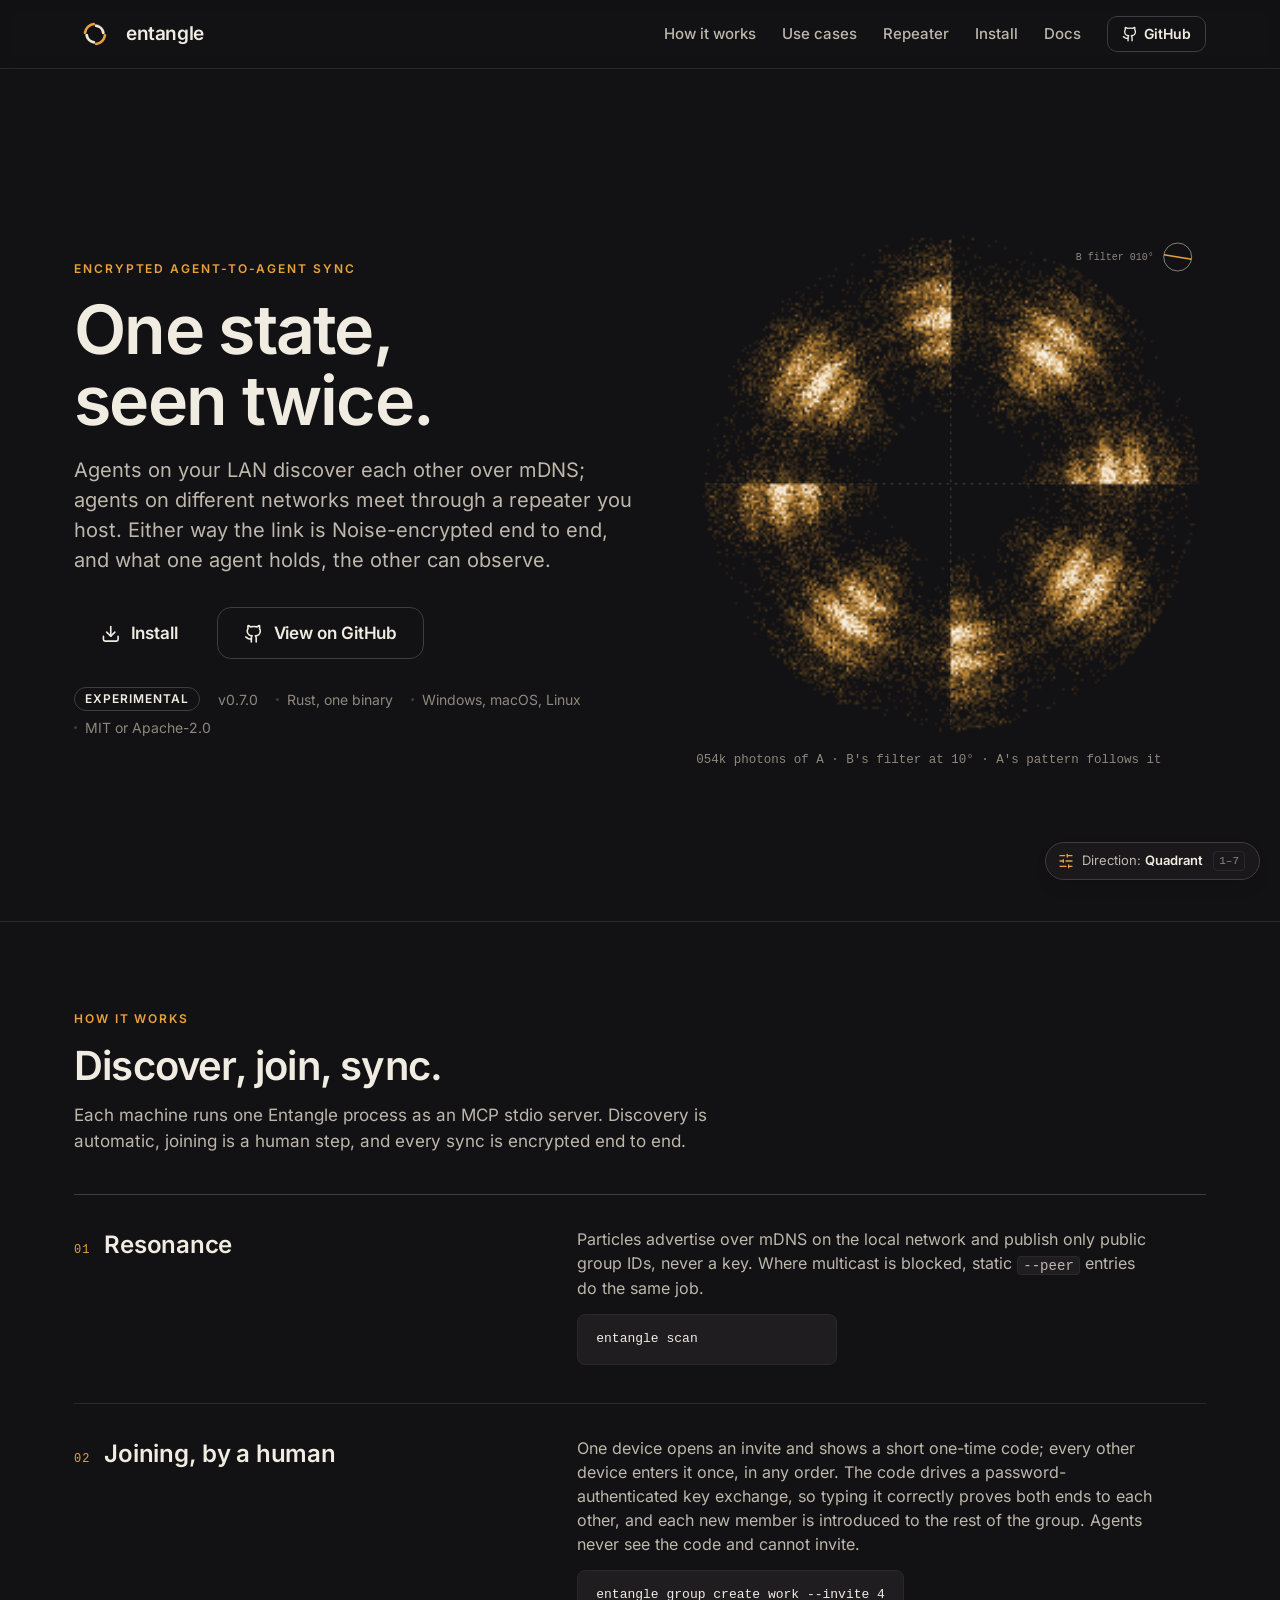
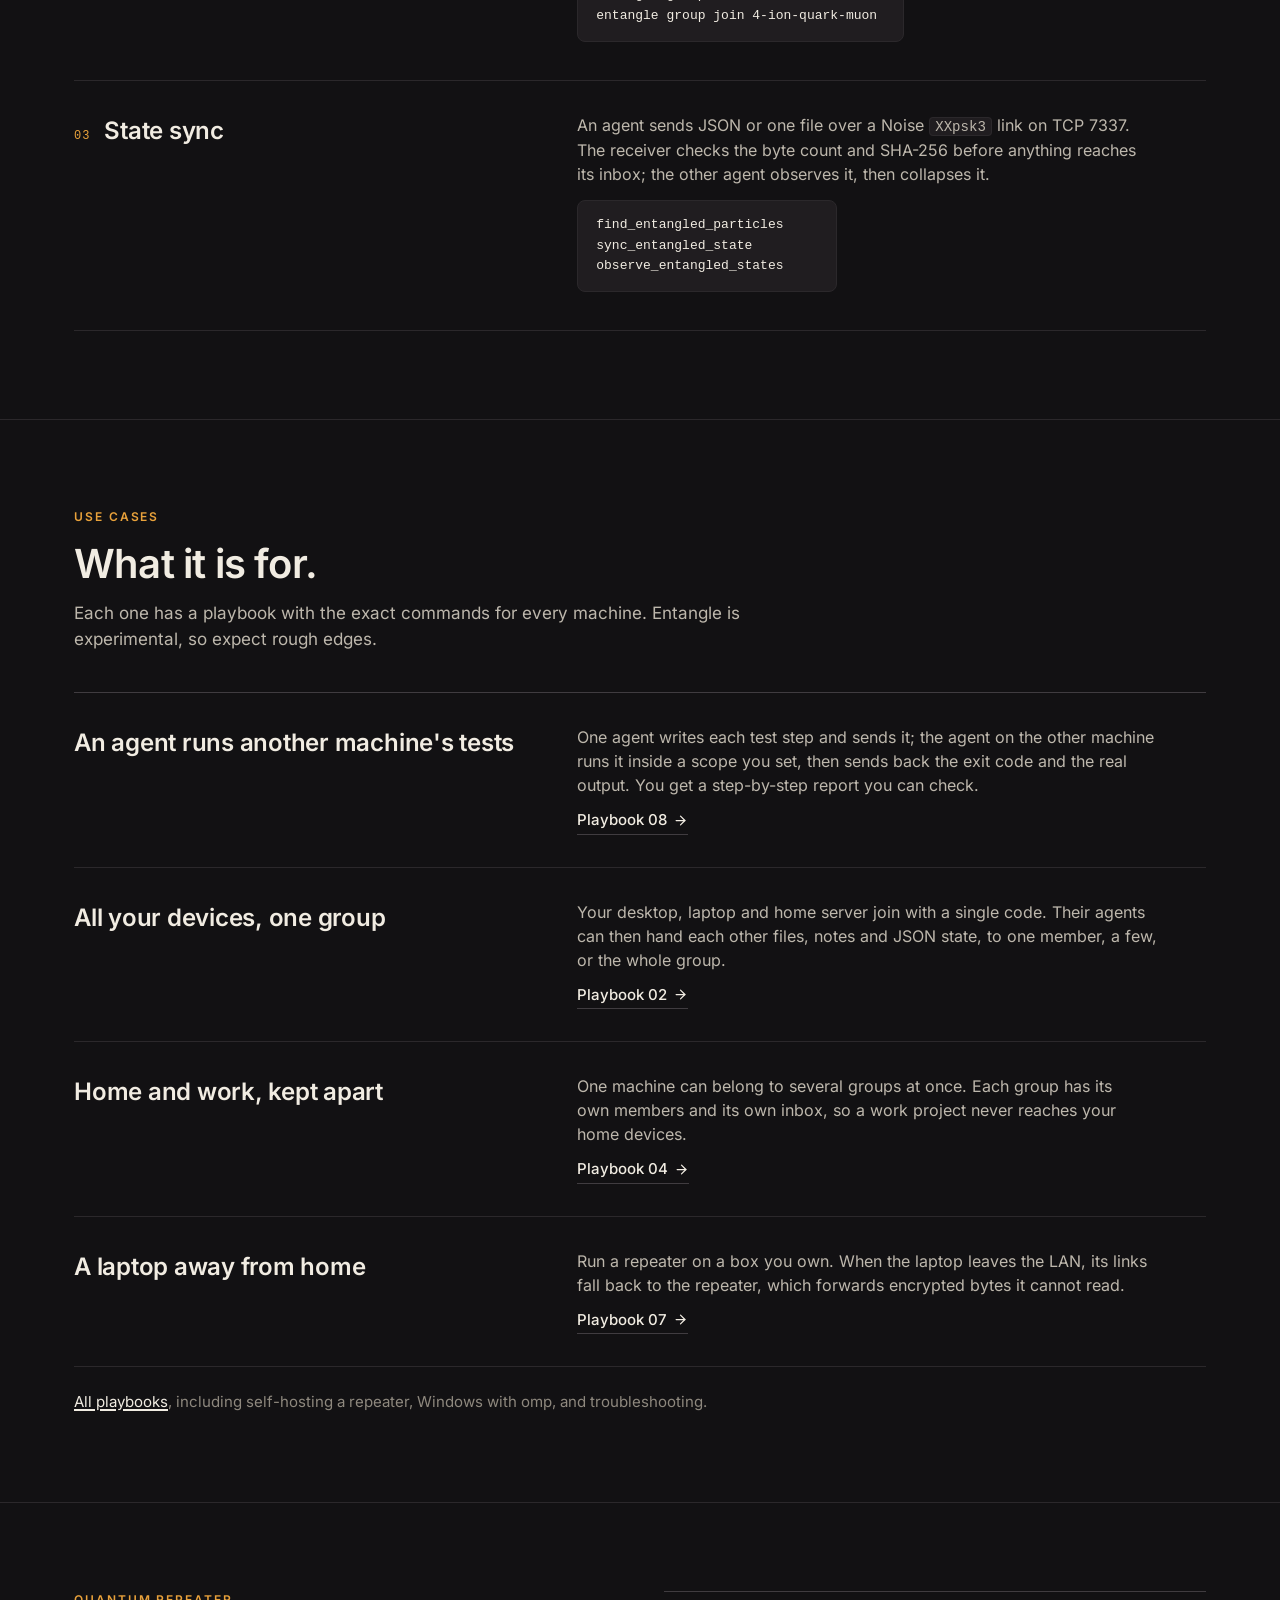
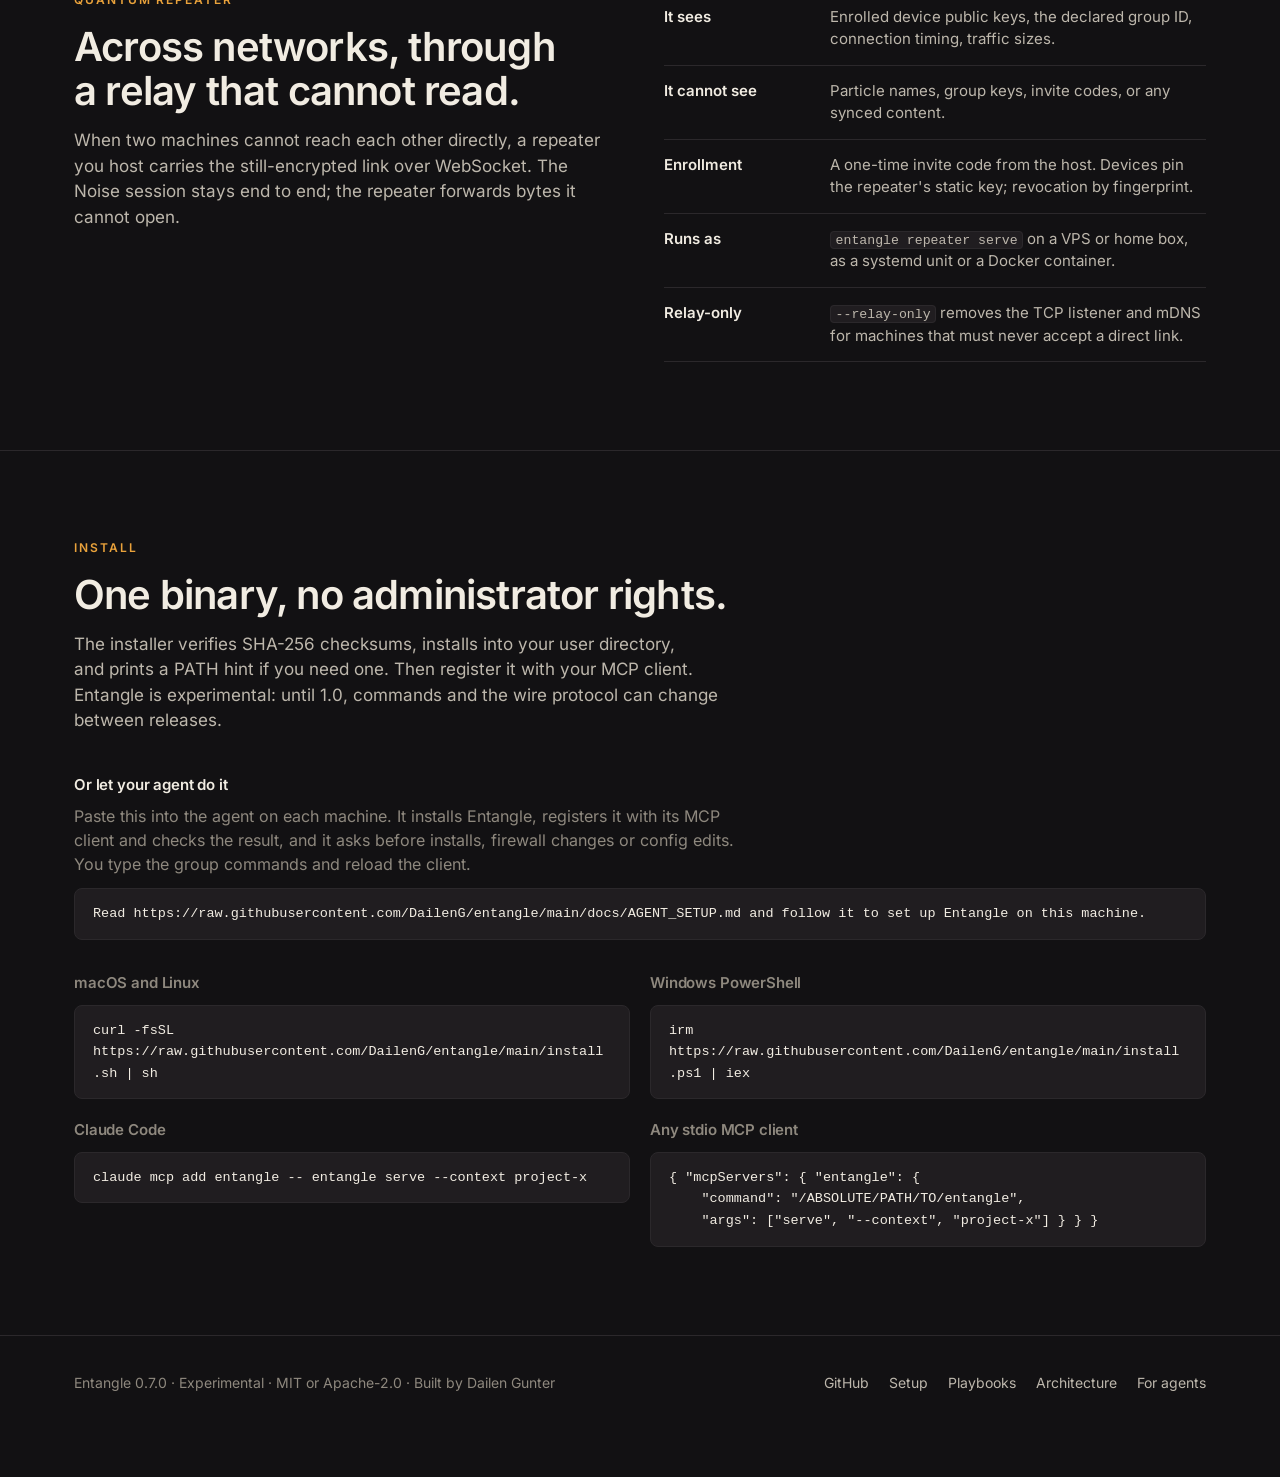
<file: index.html>
<!doctype html>
<html lang="en" data-direction="quadrant">
<head>
<meta charset="utf-8">
<meta name="viewport" content="width=device-width, initial-scale=1">
<title>Entangle: encrypted state sync between AI agents</title>
<meta name="description" content="Entangle is an open-source Rust MCP server. AI agents on your network find each other over mDNS, devices join a group with one short code, and files and JSON move over end-to-end Noise-encrypted links, directly or through a self-hosted Quantum Repeater.">
<meta name="color-scheme" content="light dark">
<link rel="preload" href="assets/fonts/inter-latin.woff2" as="font" type="font/woff2" crossorigin>
<link rel="stylesheet" href="styles.css">
</head>
<body>
<!-- Lucide icons (lucide-static 0.469.0, ISC; assets/icons/Lucide-LICENSE.txt), inlined so the page makes no request for them. -->
<svg class="sprite" aria-hidden="true" focusable="false">
  <symbol id="i-github" viewBox="0 0 24 24"><path d="M15 22v-4a4.8 4.8 0 0 0-1-3.5c3 0 6-2 6-5.5.08-1.25-.27-2.48-1-3.5.28-1.15.28-2.35 0-3.5 0 0-1 0-3 1.5-2.64-.5-5.36-.5-8 0C6 2 5 2 5 2c-.3 1.15-.3 2.35 0 3.5A5.403 5.403 0 0 0 4 9c0 3.5 3 5.5 6 5.5-.39.49-.68 1.05-.85 1.65-.17.6-.22 1.23-.15 1.85v4"/><path d="M9 18c-4.51 2-5-2-7-2"/></symbol>
  <symbol id="i-arrow-right" viewBox="0 0 24 24"><path d="M5 12h14"/><path d="m12 5 7 7-7 7"/></symbol>
  <symbol id="i-download" viewBox="0 0 24 24"><path d="M21 15v4a2 2 0 0 1-2 2H5a2 2 0 0 1-2-2v-4"/><polyline points="7 10 12 15 17 10"/><line x1="12" x2="12" y1="15" y2="3"/></symbol>
  <symbol id="i-sliders" viewBox="0 0 24 24"><line x1="21" x2="14" y1="4" y2="4"/><line x1="10" x2="3" y1="4" y2="4"/><line x1="21" x2="12" y1="12" y2="12"/><line x1="8" x2="3" y1="12" y2="12"/><line x1="21" x2="16" y1="20" y2="20"/><line x1="12" x2="3" y1="20" y2="20"/><line x1="14" x2="14" y1="2" y2="6"/><line x1="8" x2="8" y1="10" y2="14"/><line x1="16" x2="16" y1="18" y2="22"/></symbol>
  <symbol id="i-x" viewBox="0 0 24 24"><path d="M18 6 6 18"/><path d="m6 6 12 12"/></symbol>
</svg>

<a class="skip-link" href="#main">Skip to content</a>

<header class="site-header">
  <div class="wrap">
    <a class="brand" href="#top" aria-label="Entangle, back to top">
      <svg class="brand-mark" viewBox="0 0 48 32" aria-hidden="true" focusable="false"></svg>
      <span class="wordmark">entangle</span>
    </a>
    <nav class="main-nav" aria-label="Primary">
      <a href="#how">How it works</a>
      <a href="#use-cases">Use cases</a>
      <a href="#repeater">Repeater</a>
      <a href="#install">Install</a>
      <a href="https://github.com/DailenG/entangle/blob/main/docs/SETUP.md">Docs</a>
      <a class="btn btn-secondary btn-sm" href="https://github.com/DailenG/entangle"><svg class="icon" aria-hidden="true"><use href="#i-github"/></svg>GitHub</a>
    </nav>
  </div>
</header>

<main id="main">
  <section class="hero" id="top">
    <div class="wrap hero-inner">
      <div class="hero-copy">
        <span class="eyebrow" data-copy="eyebrow">Local-first MCP · Agent to agent</span>
        <h1 class="hero-title" data-copy="title">Two agents, one state.</h1>
        <p class="hero-lead" data-copy="lead">Entangle lets AI agents on your network find each other, join a group with one short code, and share files and JSON over end-to-end encrypted links. Nothing in between can read them.</p>
        <div class="hero-actions">
          <a class="btn btn-primary btn-lg" href="#install"><svg class="icon" aria-hidden="true"><use href="#i-download"/></svg>Install</a>
          <a class="btn btn-secondary btn-lg" href="https://github.com/DailenG/entangle"><svg class="icon" aria-hidden="true"><use href="#i-github"/></svg>View on GitHub</a>
        </div>
        <ul class="hero-facts">
          <li class="fact-badge">Experimental</li>
          <li>v0.7.0</li>
          <li>Rust, one binary</li>
          <li>Windows, macOS, Linux</li>
          <li>MIT or Apache-2.0</li>
        </ul>
      </div>
      <div class="hero-visual">
        <figure class="hero-figure">
          <canvas class="hero-canvas" id="hero-canvas" width="800" height="600" aria-label="Animated diagram for the selected brand direction" role="img"></canvas>
          <figcaption class="hero-caption" id="hero-caption" aria-live="off"></figcaption>
        </figure>
      </div>
    </div>
  </section>

  <section id="how">
    <div class="wrap">
      <div class="section-head">
        <span class="eyebrow">How it works</span>
        <h2>Discover, join, sync.</h2>
        <p>Each machine runs one Entangle process as an MCP stdio server. Discovery is automatic, joining is a human step, and every sync is encrypted end to end.</p>
      </div>
      <ol class="steps">
        <li>
          <div><h3>Resonance</h3></div>
          <div><p>Particles advertise over mDNS on the local network and publish only public group IDs, never a key. Where multicast is blocked, static <code>--peer</code> entries do the same job.</p>
          <pre>entangle scan</pre></div>
        </li>
        <li>
          <div><h3>Joining, by a human</h3></div>
          <div><p>One device opens an invite and shows a short one-time code; every other device enters it once, in any order. The code drives a password-authenticated key exchange, so typing it correctly proves both ends to each other, and each new member is introduced to the rest of the group. Agents never see the code and cannot invite.</p>
          <pre>entangle group create work --invite 4
entangle group join 4-ion-quark-muon</pre></div>
        </li>
        <li>
          <div><h3>State sync</h3></div>
          <div><p>An agent sends JSON or one file over a Noise <code>XXpsk3</code> link on TCP 7337. The receiver checks the byte count and SHA-256 before anything reaches its inbox; the other agent observes it, then collapses it.</p>
          <pre>find_entangled_particles
sync_entangled_state
observe_entangled_states</pre></div>
        </li>
      </ol>
    </div>
  </section>

  <section id="use-cases">
    <div class="wrap">
      <div class="section-head">
        <span class="eyebrow">Use cases</span>
        <h2>What it is for.</h2>
        <p>Each one has a playbook with the exact commands for every machine. Entangle is experimental, so expect rough edges.</p>
      </div>
      <ol class="steps cases">
        <li>
          <div><h3>An agent runs another machine's tests</h3></div>
          <div><p>One agent writes each test step and sends it; the agent on the other machine runs it inside a scope you set, then sends back the exit code and the real output. You get a step-by-step report you can check.</p>
          <a class="case-link" href="https://github.com/DailenG/entangle/blob/main/docs/playbooks/08-agents-coordinating-a-test-across-machines.md">Playbook 08<svg class="icon" aria-hidden="true"><use href="#i-arrow-right"/></svg></a></div>
        </li>
        <li>
          <div><h3>All your devices, one group</h3></div>
          <div><p>Your desktop, laptop and home server join with a single code. Their agents can then hand each other files, notes and JSON state, to one member, a few, or the whole group.</p>
          <a class="case-link" href="https://github.com/DailenG/entangle/blob/main/docs/playbooks/02-many-devices-at-once.md">Playbook 02<svg class="icon" aria-hidden="true"><use href="#i-arrow-right"/></svg></a></div>
        </li>
        <li>
          <div><h3>Home and work, kept apart</h3></div>
          <div><p>One machine can belong to several groups at once. Each group has its own members and its own inbox, so a work project never reaches your home devices.</p>
          <a class="case-link" href="https://github.com/DailenG/entangle/blob/main/docs/playbooks/04-several-groups.md">Playbook 04<svg class="icon" aria-hidden="true"><use href="#i-arrow-right"/></svg></a></div>
        </li>
        <li>
          <div><h3>A laptop away from home</h3></div>
          <div><p>Run a repeater on a box you own. When the laptop leaves the LAN, its links fall back to the repeater, which forwards encrypted bytes it cannot read.</p>
          <a class="case-link" href="https://github.com/DailenG/entangle/blob/main/docs/playbooks/07-laptop-away-from-home.md">Playbook 07<svg class="icon" aria-hidden="true"><use href="#i-arrow-right"/></svg></a></div>
        </li>
      </ol>
      <p class="cases-more"><a href="https://github.com/DailenG/entangle/blob/main/docs/playbooks/README.md">All playbooks</a>, including self-hosting a repeater, Windows with omp, and troubleshooting.</p>
    </div>
  </section>

  <section id="repeater">
    <div class="wrap split">
      <div class="section-head">
        <span class="eyebrow">Quantum Repeater</span>
        <h2>Across networks, through a relay that cannot read.</h2>
        <p>When two machines cannot reach each other directly, a repeater you host carries the still-encrypted link over WebSocket. The Noise session stays end to end; the repeater forwards bytes it cannot open.</p>
      </div>
      <ul class="facts">
        <li><strong>It sees</strong><span>Enrolled device public keys, the declared group ID, connection timing, traffic sizes.</span></li>
        <li><strong>It cannot see</strong><span>Particle names, group keys, invite codes, or any synced content.</span></li>
        <li><strong>Enrollment</strong><span>A one-time invite code from the host. Devices pin the repeater's static key; revocation by fingerprint.</span></li>
        <li><strong>Runs as</strong><span><code>entangle repeater serve</code> on a VPS or home box, as a systemd unit or a Docker container.</span></li>
        <li><strong>Relay-only</strong><span><code>--relay-only</code> removes the TCP listener and mDNS for machines that must never accept a direct link.</span></li>
      </ul>
    </div>
  </section>

  <section id="install">
    <div class="wrap">
      <div class="section-head">
        <span class="eyebrow">Install</span>
        <h2>One binary, no administrator rights.</h2>
        <p>The installer verifies SHA-256 checksums, installs into your user directory, and prints a PATH hint if you need one. Then register it with your MCP client. Entangle is experimental: until 1.0, commands and the wire protocol can change between releases.</p>
      </div>
      <div class="agent-install">
        <h3>Or let your agent do it</h3>
        <p>Paste this into the agent on each machine. It installs Entangle, registers it with its MCP client and checks the result, and it asks before installs, firewall changes or config edits. You type the group commands and reload the client.</p>
        <pre>Read https://raw.githubusercontent.com/DailenG/entangle/main/docs/AGENT_SETUP.md and follow it to set up Entangle on this machine.</pre>
      </div>
      <div class="install-grid">
        <div><h3>macOS and Linux</h3><pre>curl -fsSL https://raw.githubusercontent.com/DailenG/entangle/main/install.sh | sh</pre></div>
        <div><h3>Windows PowerShell</h3><pre>irm https://raw.githubusercontent.com/DailenG/entangle/main/install.ps1 | iex</pre></div>
        <div><h3>Claude Code</h3><pre>claude mcp add entangle -- entangle serve --context project-x</pre></div>
        <div><h3>Any stdio MCP client</h3><pre>{ "mcpServers": { "entangle": {
    "command": "/ABSOLUTE/PATH/TO/entangle",
    "args": ["serve", "--context", "project-x"] } } }</pre></div>
      </div>
    </div>
  </section>
</main>

<footer class="site-footer">
  <div class="wrap">
    <span>Entangle 0.7.0 · Experimental · MIT or Apache-2.0 · Built by Dailen Gunter</span>
    <nav aria-label="Footer">
      <a href="https://github.com/DailenG/entangle">GitHub</a>
      <a href="https://github.com/DailenG/entangle/blob/main/docs/SETUP.md">Setup</a>
      <a href="https://github.com/DailenG/entangle/blob/main/docs/playbooks/README.md">Playbooks</a>
      <a href="https://github.com/DailenG/entangle/blob/main/docs/ARCHITECTURE.md">Architecture</a>
      <a href="https://github.com/DailenG/entangle/blob/main/docs/AGENT_SETUP.md">For agents</a>
    </nav>
  </div>
</footer>

<script src="directions.js" defer></script>
</body>
</html>
</file>
<file: styles.css>
/* Entangle website, Phase 1: four brand directions on one page. Typography, spacing, radii and
   icon rules follow the tachyon design system (DailenG/tachyon, docs/design/system/); the
   palettes and marks are Entangle's own and switch with html[data-direction]. No gradients, no
   glows, no third-party requests. */

@font-face {
  font-family: "Inter";
  font-style: normal;
  font-weight: 400 700;
  font-display: swap;
  src: url("assets/fonts/inter-latin.woff2") format("woff2");
  unicode-range: U+0000-00FF, U+0131, U+0152-0153, U+02BB-02BC, U+02C6, U+02DA, U+02DC, U+0304,
    U+0308, U+0329, U+2000-206F, U+20AC, U+2122, U+2191, U+2193, U+2212, U+2215, U+FEFF, U+FFFD;
}

:root {
  --font-sans: "Inter", ui-sans-serif, system-ui, -apple-system, "Segoe UI", sans-serif;
  --font-mono: ui-monospace, SFMono-Regular, "SF Mono", Menlo, Consolas, "Liberation Mono", monospace;
  --container: 1180px;
  --radius-sm: 8px;
  --radius-md: 12px;
  --radius-lg: 16px;
  --ease-out: cubic-bezier(0.16, 1, 0.3, 1);
  --dur-fast: 120ms;
  --dur-base: 180ms;
  --header-h: 68px;
}

/* 1. Singlet: warm paper, ink, and the two anti-correlated outcomes as complementary hues. */
[data-direction="singlet"] {
  color-scheme: light;
  --bg: #f5f1e8;
  --surface: #fbf9f4;
  --sunken: #ece7db;
  --line: #e0d9ca;
  --line-strong: #c9c0ad;
  --ink: #1a1a1f;
  --body: #44454d;
  --muted: #6b6c75;
  --a: #c8431f;
  --b: #176b6b;
  --link: #176b6b;
  --btn-bg: #1a1a1f;
  --btn-fg: #f5f1e8;
  --header-bg: rgba(245, 241, 232, 0.9);
  --selection: rgba(23, 107, 107, 0.2);
  --eyebrow: #c8431f;
}

/* 2. Spacelike: an instrument on a dark bench, warm white and one amber trace. */
[data-direction="spacelike"] {
  color-scheme: dark;
  --bg: #0f1115;
  --surface: #15181d;
  --sunken: #1b1f26;
  --line: #262b33;
  --line-strong: #39404a;
  --ink: #ecebe6;
  --body: #b4b6bc;
  --muted: #868a93;
  --a: #f0b23a;
  --b: #f0b23a;
  --link: #f0b23a;
  --btn-bg: #f0b23a;
  --btn-fg: #0f1115;
  --header-bg: rgba(15, 17, 21, 0.86);
  --selection: rgba(240, 178, 58, 0.3);
  --eyebrow: #f0b23a;
}

/* 3. Swap: a lecture-hall chalkboard, chalk text, copper for the entangled pair. */
[data-direction="swap"] {
  color-scheme: dark;
  --bg: #1f2b27;
  --surface: #243330;
  --sunken: #1a2522;
  --line: #34443e;
  --line-strong: #4a5c55;
  --ink: #efebe0;
  --body: #c7c3b7;
  --muted: #9a988d;
  --a: #d7935b;
  --b: #8fb8c9;
  --link: #d7935b;
  --btn-bg: #efebe0;
  --btn-fg: #1f2b27;
  --header-bg: rgba(31, 43, 39, 0.88);
  --selection: rgba(215, 147, 91, 0.3);
  --eyebrow: #d7935b;
}

/* 4. Bound: a lab notebook plot, cool white, graphite, one green trace. */
[data-direction="bound"] {
  color-scheme: light;
  --bg: #f2f5f6;
  --surface: #ffffff;
  --sunken: #e8edef;
  --line: #d9e0e3;
  --line-strong: #b9c4c9;
  --ink: #0f1b1e;
  --body: #3c4a4f;
  --muted: #627179;
  --a: #0f7a5a;
  --b: #9aa7ac;
  --link: #0f7a5a;
  --btn-bg: #0f7a5a;
  --btn-fg: #ffffff;
  --header-bg: rgba(242, 245, 246, 0.9);
  --selection: rgba(15, 122, 90, 0.2);
  --eyebrow: #0f7a5a;
}

[data-direction="quadrant"] {
  color-scheme: dark;
  --bg: #121113;
  --surface: #1a181a;
  --sunken: #201d20;
  --line: #2b282b;
  --line-strong: #403c40;
  --ink: #f1ece2;
  --body: #bdb7ac;
  --muted: #8e887e;
  --a: #e9a23b;
  --b: #f4e8d2;
  --link: #e9a23b;
  --eyebrow: #e9a23b;
}

[data-direction="crossing"] {
  color-scheme: dark;
  --bg: #14181b;
  --surface: #1b2024;
  --sunken: #20262b;
  --line: #2b3339;
  --line-strong: #3f4a52;
  --ink: #edeeea;
  --body: #b7bcbb;
  --muted: #87908f;
  --a: #d9532f;
  --b: #f6d4be;
  --link: #e8a07f;
  --eyebrow: #d9532f;
}

[data-direction="collapse"] {
  color-scheme: light;
  --bg: #f4f0e7;
  --surface: #fbf9f3;
  --sunken: #ece6d9;
  --line: #e0d8c8;
  --line-strong: #c8bea9;
  --ink: #17171b;
  --body: #44454c;
  --muted: #6d6e76;
  --a: #b8341c;
  --b: #1c6e6b;
  --link: #b8341c;
  --eyebrow: #b8341c;
}

/* Base */
*, *::before, *::after { box-sizing: border-box; }
html { scroll-behavior: smooth; scroll-padding-top: 84px; }
body {
  margin: 0;
  background: var(--bg);
  color: var(--ink);
  font-family: var(--font-sans);
  font-size: 16px;
  line-height: 1.5;
  -webkit-font-smoothing: antialiased;
  transition: background var(--dur-base), color var(--dur-base);
}
h1, h2, h3 { color: var(--ink); font-weight: 600; letter-spacing: -0.01em; text-wrap: balance; margin: 0; }
p { text-wrap: pretty; margin: 0; }
a { color: var(--link); text-decoration-thickness: 1.5px; text-underline-offset: 2px; }
a:hover { color: var(--ink); }
::selection { background: var(--selection); }
:focus-visible { outline: 2px solid var(--a); outline-offset: 2px; }
img { max-width: 100%; height: auto; }
code {
  font-family: var(--font-mono);
  font-size: 0.88em;
  background: var(--sunken);
  border: 1px solid var(--line);
  border-radius: 4px;
  padding: 0.05em 0.35em;
}
pre {
  margin: 0;
  padding: 14px 18px;
  font-family: var(--font-mono);
  font-size: 13.5px;
  line-height: 1.6;
  color: var(--ink);
  background: var(--sunken);
  border: 1px solid var(--line);
  border-radius: var(--radius-sm);
  overflow-x: auto;
}
.sprite { display: none; }
.icon {
  width: 1.15em; height: 1.15em; flex: none;
  fill: none; stroke: currentColor; stroke-width: 2; stroke-linecap: round; stroke-linejoin: round;
}
.wrap { max-width: var(--container); margin: 0 auto; padding: 0 24px; }
.skip-link {
  position: absolute; left: 1rem; top: -4rem; padding: 0.6rem 1rem; z-index: 100;
  background: var(--surface); color: var(--ink); border: 1px solid var(--line-strong);
  border-radius: var(--radius-sm); font-weight: 600;
}
.skip-link:focus { top: 1rem; }
.mono { font-family: var(--font-mono); font-size: 13px; letter-spacing: 0; }

/* Buttons (tachyon Button sizes; solid colors only) */
.btn {
  display: inline-flex; align-items: center; justify-content: center; gap: 8px;
  height: 44px; padding: 0 20px; border-radius: var(--radius-md);
  border: 1px solid transparent; font: 600 16px/1 var(--font-sans); letter-spacing: -0.005em;
  text-decoration: none; white-space: nowrap; cursor: pointer;
  transition: background var(--dur-fast) var(--ease-out), border-color var(--dur-fast), color var(--dur-fast),
    transform var(--dur-fast) var(--ease-out);
}
.btn-sm { height: 36px; padding: 0 14px; border-radius: 10px; font-size: 14px; gap: 6px; }
.btn-lg { height: 52px; padding: 0 26px; border-radius: 14px; font-size: 17px; gap: 10px; }
.btn-primary { background: var(--btn-bg); color: var(--btn-fg); }
.btn-primary:hover { color: var(--btn-fg); transform: translateY(-1px); }
.btn-primary:active { transform: none; }
.btn-secondary { background: transparent; color: var(--ink); border-color: var(--line-strong); }
.btn-secondary:hover { color: var(--ink); border-color: var(--ink); }

/* Header: the one translucent surface */
.site-header {
  position: sticky; top: 0; z-index: 20;
  background: var(--header-bg);
  border-bottom: 1px solid var(--line);
  -webkit-backdrop-filter: saturate(1.2) blur(8px); backdrop-filter: saturate(1.2) blur(8px);
}
.site-header .wrap { height: var(--header-h); display: flex; align-items: center; justify-content: space-between; gap: 16px; }
.brand { display: flex; align-items: center; gap: 10px; color: var(--ink); text-decoration: none; }
.brand svg { width: 42px; height: 28px; display: block; }
.brand .wordmark { font-size: 19px; font-weight: 600; letter-spacing: -0.02em; }
.main-nav { display: flex; align-items: center; gap: 26px; }
.main-nav a:not(.btn) { font-size: 15px; font-weight: 500; color: var(--body); text-decoration: none; }
.main-nav a:not(.btn):hover { color: var(--ink); }
@media (max-width: 760px) { .main-nav a:not(.btn) { display: none; } }

/* Eyebrow: 12px 600 uppercase +16% (design system) */
.eyebrow {
  display: block; font-size: 12px; font-weight: 600; letter-spacing: 0.16em; text-transform: uppercase;
  color: var(--eyebrow); margin-bottom: 16px;
}

/* Hero: a generic copy block and a visual block; each direction lays them out differently. */
.hero { position: relative; overflow: hidden; border-bottom: 1px solid var(--line); }
.hero-inner { position: relative; display: grid; gap: 48px; padding-top: 72px; padding-bottom: 64px; }
.hero-title { font-size: clamp(42px, 5.4vw, 68px); line-height: 1.04; letter-spacing: -0.025em; margin: 0 0 20px; }
.hero-lead { font-size: 20px; line-height: 1.5; color: var(--body); max-width: 56ch; margin: 0 0 32px; }
.hero-actions { display: flex; flex-wrap: wrap; gap: 12px; margin-bottom: 28px; }
.hero-facts { display: flex; flex-wrap: wrap; gap: 6px 18px; padding: 0; margin: 0; list-style: none; color: var(--muted); font-size: 14px; }
.hero-facts li { display: inline-flex; align-items: center; gap: 8px; }
.hero-facts li + li::before { content: ""; width: 3px; height: 3px; border-radius: 50%; background: var(--line-strong); }
.hero-visual { position: relative; min-width: 0; }
.hero-figure { position: relative; margin: 0; }
.hero-canvas { display: block; width: 100%; height: auto; aspect-ratio: 4 / 3; border-radius: var(--radius-lg); touch-action: manipulation; }
.hero-caption {
  margin: 12px 0 0; font-family: var(--font-mono); font-size: 12.5px; color: var(--muted);
  font-variant-numeric: tabular-nums; min-height: 1.5em; white-space: nowrap; overflow: hidden; text-overflow: ellipsis;
}
.hero-figure[role="button"] { cursor: pointer; }

/* Singlet: two columns, visual framed like a lab card */
[data-direction="singlet"] .hero-inner { grid-template-columns: minmax(0, 0.95fr) minmax(0, 1.05fr); align-items: center; }
[data-direction="singlet"] .hero-canvas { background: var(--surface); border: 1px solid var(--line); }

/* Spacelike: the diagram fills the hero; copy sits centered on top of it */
[data-direction="spacelike"] .hero { min-height: calc(100svh - var(--header-h)); display: grid; align-items: center; }
[data-direction="spacelike"] .hero-inner { position: static; grid-template-columns: 1fr; justify-items: center; text-align: center; padding-top: 48px; padding-bottom: 48px; }
[data-direction="spacelike"] .hero-copy { max-width: 760px; position: relative; z-index: 1; }
[data-direction="spacelike"] .hero-lead { margin-left: auto; margin-right: auto; }
[data-direction="spacelike"] .hero-actions, [data-direction="spacelike"] .hero-facts { justify-content: center; }
[data-direction="spacelike"] .hero-visual { position: absolute; inset: 0; z-index: 0; }
[data-direction="spacelike"] .hero-figure { position: absolute; inset: 0; }
[data-direction="spacelike"] .hero-canvas { position: absolute; inset: 0; width: 100%; height: 100%; aspect-ratio: auto; border-radius: 0; }
[data-direction="spacelike"] .hero-caption { position: absolute; left: 24px; bottom: 18px; margin: 0; z-index: 1; max-width: calc(100% - 48px); }

/* Swap: centered copy, then a wide chalk band */
[data-direction="swap"] .hero-inner { grid-template-columns: 1fr; justify-items: center; text-align: center; gap: 20px; padding-top: 56px; padding-bottom: 40px; }
[data-direction="swap"] .hero-copy { max-width: 720px; }
[data-direction="swap"] .hero-lead { margin-left: auto; margin-right: auto; }
[data-direction="swap"] .hero-actions, [data-direction="swap"] .hero-facts { justify-content: center; }
[data-direction="swap"] .hero-visual { width: 100%; }
[data-direction="swap"] .hero-canvas { aspect-ratio: 21 / 6; border-radius: 0; }
[data-direction="swap"] .hero-caption { text-align: center; }

/* Bound: the plot takes the wider column */
[data-direction="bound"] .hero-inner { grid-template-columns: minmax(0, 0.85fr) minmax(0, 1.15fr); align-items: center; }
[data-direction="bound"] .hero-canvas { aspect-ratio: 16 / 11; background: var(--surface); border: 1px solid var(--line); }

/* Quadrant: copy left, square photon image right, no card frame */
[data-direction="quadrant"] .hero-canvas { aspect-ratio: 1 / 1; border-radius: 0; }
[data-direction="quadrant"] .hero-inner { grid-template-columns: minmax(0, 1fr) minmax(0, 0.9fr); align-items: center; gap: 56px; }

/* Crossing: centered copy over a wide photon image, like Swap */
[data-direction="crossing"] .hero-inner { grid-template-columns: 1fr; justify-items: center; text-align: center; gap: 8px; padding-top: 44px; padding-bottom: 24px; }
[data-direction="crossing"] .hero-copy { max-width: 720px; }
[data-direction="crossing"] .hero-lead { margin-left: auto; margin-right: auto; }
[data-direction="crossing"] .hero-actions, [data-direction="crossing"] .hero-facts { justify-content: center; }
[data-direction="crossing"] .hero-visual { width: 100%; }
[data-direction="crossing"] .hero-canvas { aspect-ratio: 21 / 7; border-radius: 0; max-width: 1040px; margin: 0 auto; }
[data-direction="crossing"] .hero-caption { text-align: center; }

/* Collapse: copy left, two clouds right on bare paper */
[data-direction="collapse"] .hero-inner { grid-template-columns: minmax(0, 0.9fr) minmax(0, 1.1fr); align-items: center; }
[data-direction="collapse"] .hero-canvas { aspect-ratio: 5 / 4; border-radius: 0; }
@media (max-width: 900px) {
  [data-direction="crossing"] .hero-canvas { aspect-ratio: 4 / 3; }
  [data-direction="collapse"] .hero-canvas { aspect-ratio: 1 / 1; }
}

@media (max-width: 900px) {
  .hero-inner, [data-direction="singlet"] .hero-inner, [data-direction="bound"] .hero-inner, [data-direction="swap"] .hero-inner, [data-direction="quadrant"] .hero-inner, [data-direction="collapse"] .hero-inner, [data-direction="crossing"] .hero-inner { grid-template-columns: 1fr; gap: 24px; padding-top: 36px; padding-bottom: 36px; }
  .hero-title { font-size: clamp(36px, 10vw, 48px); margin-bottom: 14px; }
  .hero-lead { font-size: 17px; margin-bottom: 20px; }
  .hero-actions { margin-bottom: 16px; }
  .eyebrow { margin-bottom: 12px; }
  .hero-actions .btn-lg { height: 46px; padding: 0 20px; font-size: 16px; }
  [data-direction="swap"] .hero-canvas { aspect-ratio: 4 / 3; }
  [data-direction="spacelike"] .hero { min-height: calc(100svh - var(--header-h)); }
  [data-direction="spacelike"] .hero-inner { padding-top: 56px; padding-bottom: 72px; }
  .hero-caption { white-space: normal; overflow: visible; text-overflow: clip; min-height: 3em; }
  [data-direction="spacelike"] .hero-caption { font-size: 11.5px; }
}

.install-grid { display: grid; grid-template-columns: repeat(2, minmax(0, 1fr)); gap: 24px 48px; }
.install-grid h3 { font-size: 14px; font-weight: 500; color: var(--muted); margin: 0 0 8px; }
.install-grid pre { white-space: pre-wrap; overflow-wrap: anywhere; }
@media (max-width: 1100px) { .install-grid { grid-template-columns: 1fr; } }

/* Sections */
section { padding: 88px 0; border-bottom: 1px solid var(--line); }
.section-head { max-width: 680px; margin-bottom: 40px; }
.section-head h2 { font-size: clamp(30px, 3.4vw, 40px); line-height: 1.12; letter-spacing: -0.02em; margin-bottom: 14px; }
.section-head p { color: var(--body); font-size: 17px; }

.steps { list-style: none; margin: 0; padding: 0; counter-reset: step; border-top: 1px solid var(--line-strong); }
.steps li { display: grid; grid-template-columns: minmax(0, 0.42fr) minmax(0, 0.58fr); gap: 16px 48px; padding: 32px 0; border-bottom: 1px solid var(--line); }
.steps li > div { min-width: 0; }
.steps h3 { font-size: 24px; letter-spacing: -0.01em; margin: 0; display: flex; align-items: baseline; gap: 14px; }
.steps h3::before { counter-increment: step; content: counter(step, decimal-leading-zero); font-family: var(--font-mono); font-size: 12px; font-weight: 500; color: var(--eyebrow); letter-spacing: 0.08em; }
.steps p { color: var(--body); font-size: 16px; margin: 0 0 14px; max-width: 58ch; }
.steps pre { font-size: 13px; display: inline-block; min-width: 260px; max-width: 100%; }
@media (max-width: 900px) { .steps li { grid-template-columns: 1fr; gap: 12px; padding: 24px 0; } .steps pre { display: block; } }

.split { display: grid; grid-template-columns: minmax(0, 1fr) minmax(0, 1fr); gap: 48px; align-items: start; }
.split .section-head { margin-bottom: 0; }
.facts { list-style: none; margin: 0; padding: 0; border-top: 1px solid var(--line-strong); }
.facts li { display: grid; grid-template-columns: 150px 1fr; gap: 16px; padding: 14px 0; border-bottom: 1px solid var(--line); font-size: 15px; color: var(--body); }
.facts li strong { color: var(--ink); font-weight: 600; }
@media (max-width: 900px) { .split { grid-template-columns: 1fr; gap: 32px; } .facts li { grid-template-columns: 1fr; gap: 4px; } }

.install-grid { display: grid; grid-template-columns: repeat(2, minmax(0, 1fr)); gap: 20px; }
.install-grid > div { min-width: 0; }
.install-grid h3 { font-size: 15px; font-weight: 600; margin-bottom: 10px; color: var(--muted); }
@media (max-width: 900px) { .install-grid { grid-template-columns: 1fr; } }

.site-footer { padding: 36px 0 48px; color: var(--muted); font-size: 14px; }
@media (min-width: 901px) { .site-footer { padding-bottom: 84px; } }
.site-footer .wrap { display: flex; flex-wrap: wrap; justify-content: space-between; gap: 12px 24px; align-items: center; }
.site-footer a { color: var(--body); text-decoration: none; }
.site-footer a:hover { color: var(--ink); }
.site-footer nav { display: flex; gap: 20px; flex-wrap: wrap; }

/* Direction picker (directions.js). Desktop: a labelled pill fixed to the bottom-right corner opens a
   card above it. Narrow screens: a pill under the hero visual, or a tap on the visual, opens a bottom sheet. */
.dir-corner { position: fixed; right: 20px; bottom: 20px; z-index: 50; }
.dir-pill {
  display: inline-flex; align-items: center; gap: 8px; min-height: 38px; padding: 0 14px 0 12px;
  border: 1px solid var(--line-strong); border-radius: 999px; background: var(--surface); color: var(--body);
  font: inherit; font-size: 13px; cursor: pointer; box-shadow: 0 8px 24px -14px rgba(0, 0, 0, 0.4);
}
.dir-pill:hover { border-color: var(--ink); }
.dir-pill strong { color: var(--ink); font-weight: 600; }
.dir-pill .icon { width: 16px; height: 16px; color: var(--eyebrow); }
.dir-pill kbd { font-family: var(--font-mono); font-size: 11px; color: var(--muted); border: 1px solid var(--line); border-radius: 4px; padding: 1px 5px; margin-left: 2px; }
.dir-picker {
  display: none; position: absolute; right: 0; bottom: calc(100% + 10px); width: 300px;
  padding: 14px 16px 16px; background: var(--surface); color: var(--ink);
  border: 1px solid var(--line-strong); border-radius: var(--radius-md);
  box-shadow: 0 12px 32px -16px rgba(0, 0, 0, 0.35);
  font-size: 13px; max-height: calc(100vh - 90px); overflow-y: auto;
}
.dir-picker.is-open { display: block; }
.dir-picker-head { display: flex; align-items: center; justify-content: space-between; gap: 8px; margin-bottom: 2px; }
.dir-picker h2 { font-size: 12px; font-weight: 600; letter-spacing: 0.16em; text-transform: uppercase; color: var(--eyebrow); margin: 0; }
.dir-picker-sub { color: var(--muted); margin: 0 0 10px; font-size: 12.5px; }
.dir-picker-close { display: inline-grid; place-items: center; width: 32px; height: 32px; margin: -6px -8px -6px 0; border: 0; border-radius: 999px; background: none; font: inherit; color: var(--muted); cursor: pointer; }
.dir-picker-close:hover { color: var(--ink); background: var(--sunken); }
.dir-picker-close .icon { width: 18px; height: 18px; }
.dir-options { display: grid; gap: 2px; }
.dir-options input, .dir-speed input { position: absolute; width: 1px; height: 1px; margin: -1px; overflow: hidden; clip: rect(0, 0, 0, 0); white-space: nowrap; border: 0; }
.dir-options label {
  display: grid; grid-template-columns: 22px 1fr; column-gap: 10px; align-items: center;
  min-height: 36px; padding: 5px 8px 5px 5px; border-radius: var(--radius-sm); color: var(--body); cursor: pointer;
}
.dir-options label:hover { background: var(--sunken); }
.dir-options label .dir-name { font-weight: 600; color: var(--ink); font-size: 13.5px; }
.dir-options label .dir-desc { grid-column: 2; color: var(--muted); font-size: 12px; line-height: 1.4; }
.dir-num {
  display: inline-grid; place-items: center; width: 22px; height: 22px; border: 1px solid var(--line-strong);
  border-radius: 999px; font-size: 12px; font-weight: 600; font-variant-numeric: tabular-nums; color: var(--ink);
}
.dir-options input:checked + label { background: var(--sunken); }
.dir-options input:checked + label .dir-num { background: var(--btn-bg); color: var(--btn-fg); border-color: transparent; }
.dir-options input:focus-visible + label { outline: 2px solid var(--a); outline-offset: 1px; }
.dir-speed { display: flex; align-items: center; gap: 4px; margin-top: 12px; padding-top: 12px; border-top: 1px solid var(--line); }
.dir-speed-label { color: var(--muted); margin-right: auto; }
.dir-speed label { padding: 5px 10px; border-radius: 999px; border: 1px solid var(--line-strong); color: var(--body); cursor: pointer; font-size: 12.5px; }
.dir-speed input:checked + label { background: var(--btn-bg); color: var(--btn-fg); border-color: transparent; }
.dir-speed input:focus-visible + label { outline: 2px solid var(--a); outline-offset: 1px; }
.dir-picker-note { margin: 10px 0 0; font-size: 12px; color: var(--muted); line-height: 1.45; }
.dir-toggle { display: none; }
.dir-backdrop { display: none; }
@media (max-width: 900px) {
  .dir-corner { position: static; }
  .dir-pill { display: none; }
  .dir-toggle {
    display: inline-flex; align-items: center; gap: 8px; margin: 14px auto 0; padding: 0 14px; min-height: 38px;
    border: 1px solid var(--line-strong); border-radius: 999px; background: var(--surface); font: inherit; font-size: 13px; color: var(--body); cursor: pointer;
  }
  .dir-toggle strong { color: var(--ink); font-weight: 600; }
  .dir-toggle .icon { width: 16px; height: 16px; color: var(--eyebrow); }
  [data-direction="spacelike"] .dir-toggle { position: absolute; right: 20px; bottom: 14px; z-index: 2; margin: 0; }
  [data-direction="spacelike"] .hero-caption { bottom: 66px; max-width: calc(100% - 48px); }
  .dir-picker {
    position: fixed; left: 0; right: 0; bottom: 0; width: auto; max-width: 560px; margin: 0 auto; z-index: 60;
    padding: 16px 20px calc(18px + env(safe-area-inset-bottom)); border-radius: var(--radius-lg) var(--radius-lg) 0 0;
    max-height: calc(100svh - 24px); overflow-y: auto;
  }
  .dir-options label { min-height: 44px; }
  .dir-backdrop.is-open { display: block; position: fixed; inset: 0; z-index: 55; background: rgba(0, 0, 0, 0.45); }
}
@media (prefers-reduced-motion: reduce) {
  * { animation-duration: 0s !important; transition-duration: 0s !important; }
  html { scroll-behavior: auto; }
}

/* Use cases: the step rows, unnumbered, each ending in its playbook link */
.cases h3::before { content: none; }
.cases p { margin-bottom: 10px; }
.case-link { display: inline-flex; align-items: center; gap: 6px; font-size: 15px; font-weight: 500; color: var(--ink); text-decoration: none; border-bottom: 1px solid var(--line-strong); padding-bottom: 2px; }
.case-link:hover { border-bottom-color: var(--ink); }
.case-link .icon { width: 15px; height: 15px; }
.cases-more { margin: 24px 0 0; color: var(--muted); font-size: 15px; }
.cases-more a { color: var(--ink); }

.hero-facts li.fact-badge { padding: 2px 10px; border: 1px solid var(--line-strong); border-radius: 999px; color: var(--ink); font-size: 12px; font-weight: 600; letter-spacing: 0.08em; text-transform: uppercase; }
.hero-facts li.fact-badge + li::before { display: none; }

.agent-install { margin: 0 0 32px; }
.agent-install h3 { font-size: 15px; font-weight: 600; margin: 0 0 8px; }
.agent-install p { margin: 0 0 12px; color: var(--muted); max-width: 68ch; }
.agent-install pre { white-space: pre-wrap; overflow-wrap: anywhere; }
</file>
